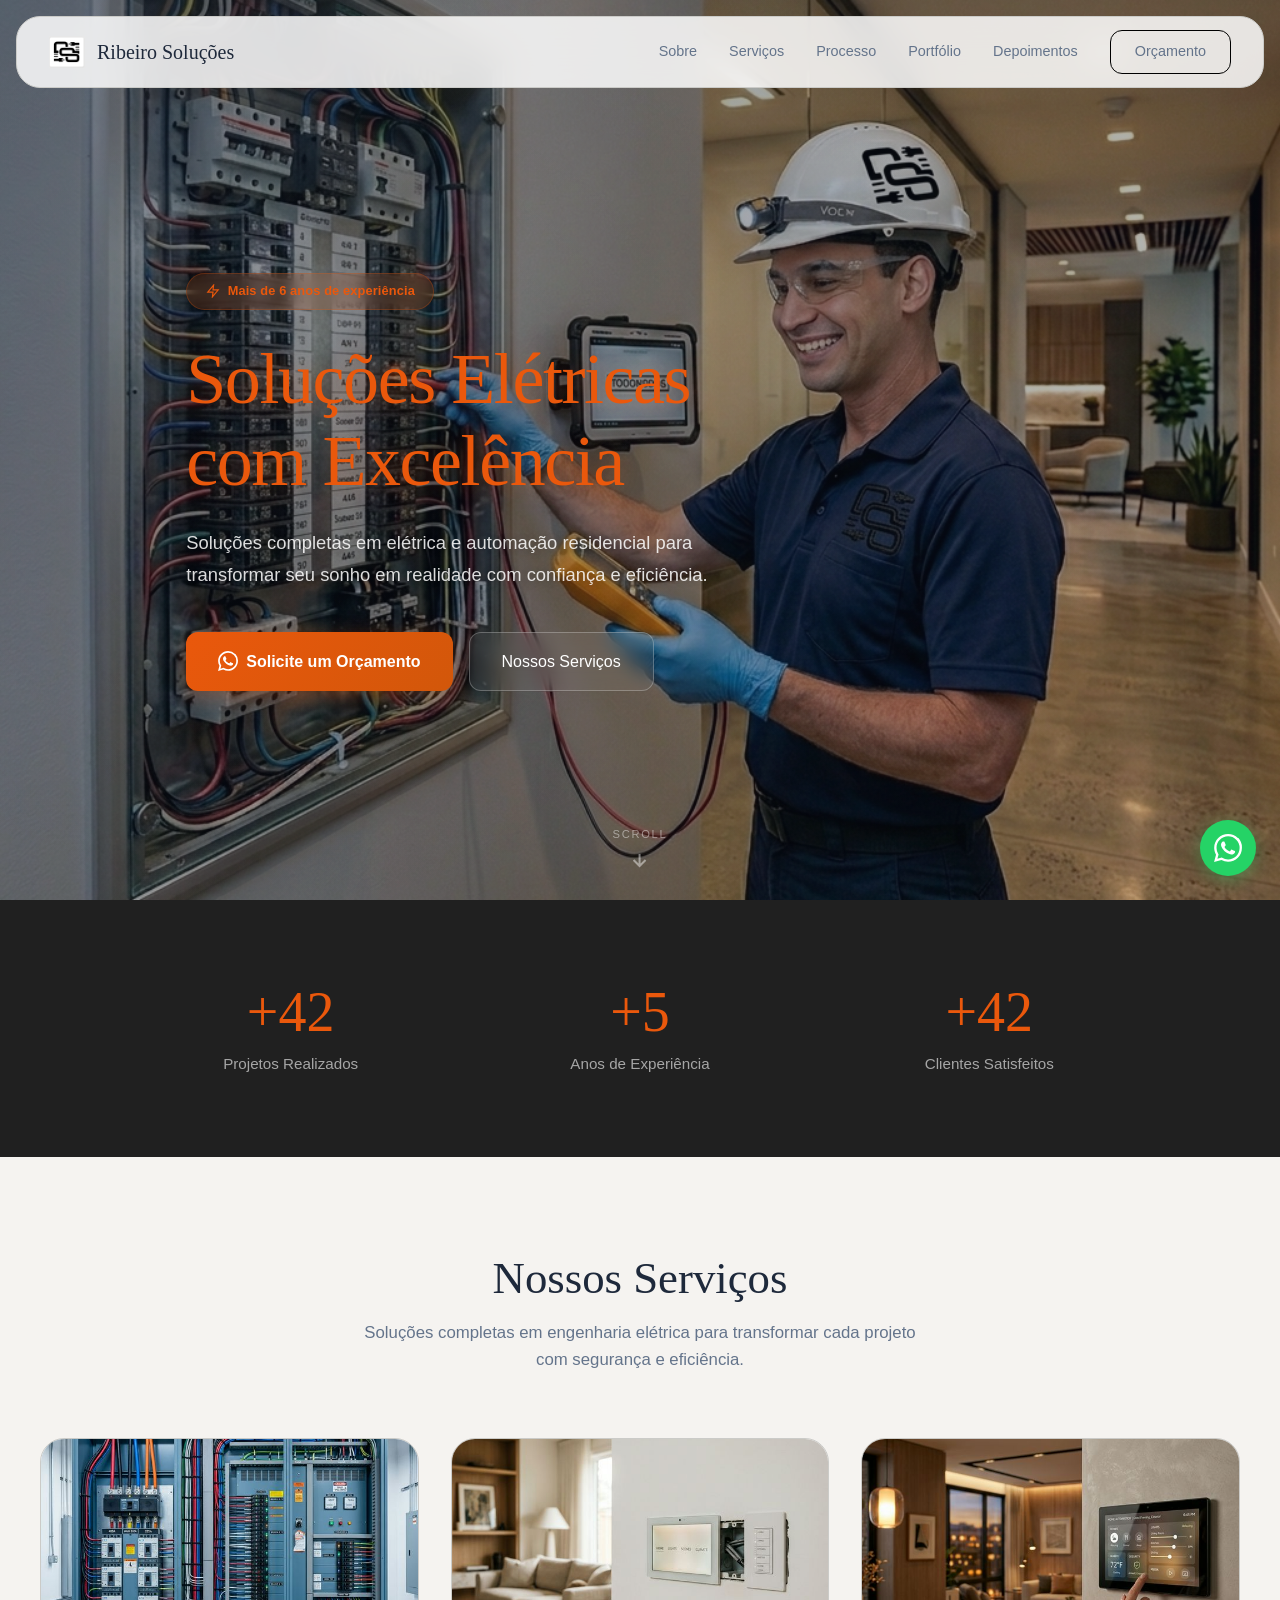
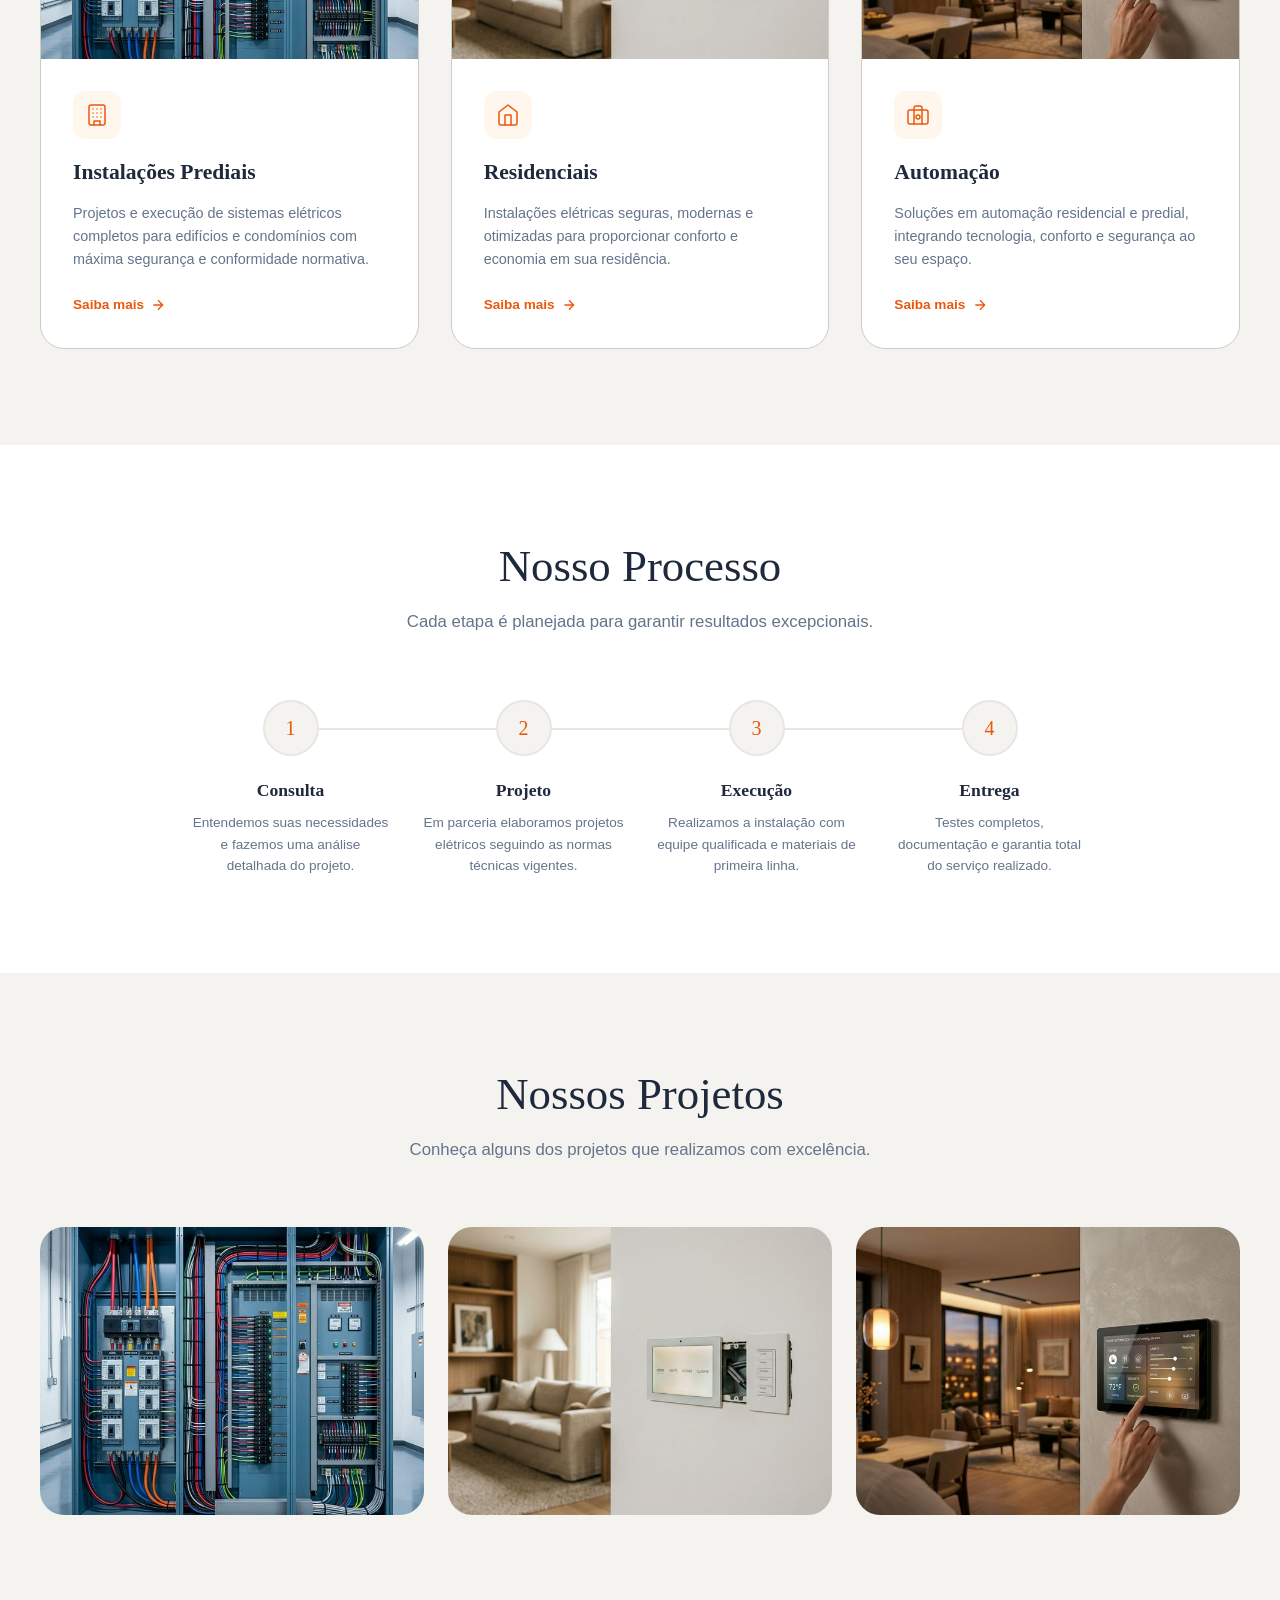
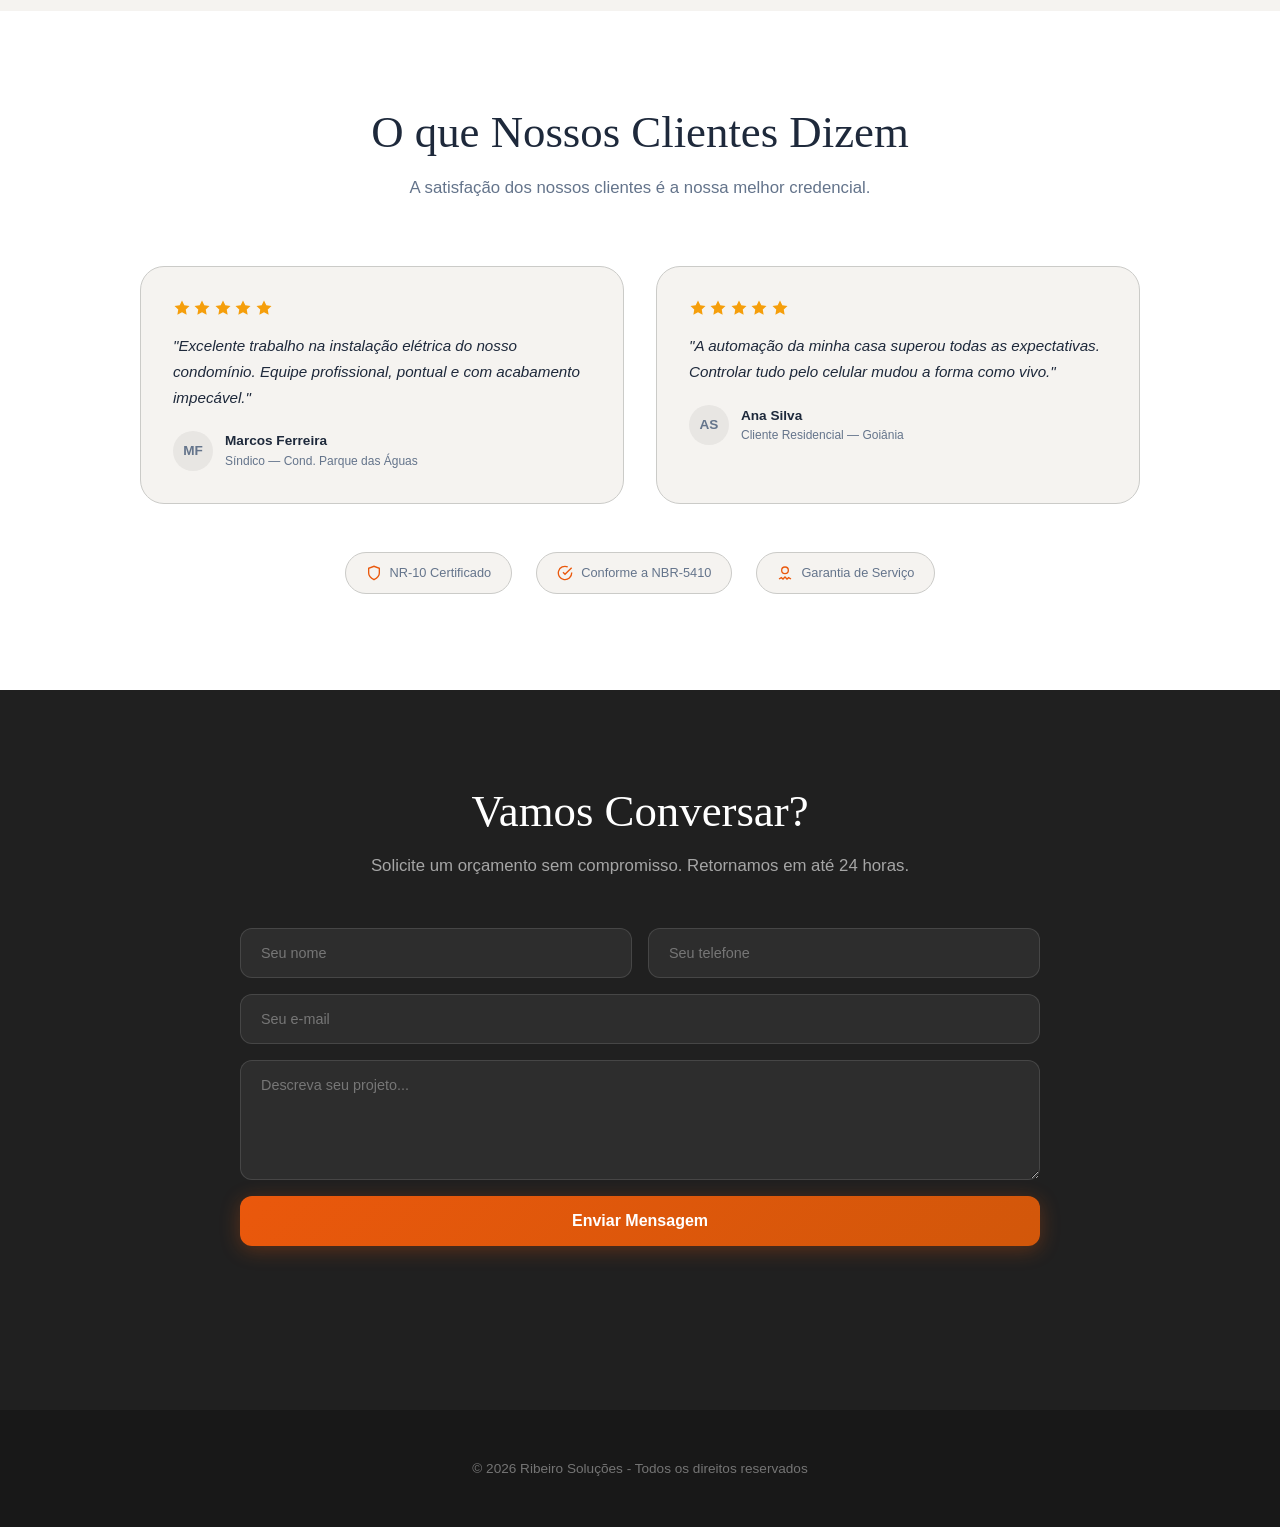
<file: index.html>
<!DOCTYPE html>
<html lang="pt-BR">

<head>
  <meta charset="utf-8">
  <meta name="viewport" content="width=device-width, initial-scale=1">
  <meta http-equiv="Content-Security-Policy"
    content="default-src 'self'; base-uri 'self'; object-src 'none'; frame-ancestors 'none'; img-src 'self' data: https:; script-src 'self' 'unsafe-inline' https://www.googletagmanager.com; style-src 'self' 'unsafe-inline' https://fonts.googleapis.com; font-src 'self' https://fonts.gstatic.com; connect-src 'self' https://places.googleapis.com https://api.emailjs.com https://www.google-analytics.com https://region1.google-analytics.com https://stats.g.doubleclick.net; frame-src https://www.google.com https://www.googletagmanager.com;">
  <meta name="referrer" content="strict-origin-when-cross-origin">
  <title>Ribeiro Soluções — Serviços Elétricos com Excelência</title>
  <meta name="description"
    content="Ribeiro Soluções: especialistas em instalações elétricas prediais, residenciais e automação. Atendimento rápido, seguro e com qualidade garantida.">
  <!-- Google tag (gtag.js) -->
  <script async src="https://www.googletagmanager.com/gtag/js?id=AW-17990658868"></script>
  <script>
    window.dataLayer = window.dataLayer || [];
    function gtag(){dataLayer.push(arguments);}
    gtag('js', new Date());
    gtag('config', 'AW-17990658868');
  </script>
  <link rel="stylesheet" href="style.css">
  <link rel="icon" href="img/logo.PNG" type="image/png">
  <script src="vendor/emailjs.min.js"></script>
</head>

<body>

  <!-- ===== HEADER (Floating) ===== -->
  <header class="site-header" id="siteHeader">
    <div class="header-logo">
      <img src="img/logo.PNG" alt="Ribeiro Soluções" width="36" height="36">
      <span>Ribeiro Soluções</span>
    </div>
    <nav class="header-nav" id="headerNav">
      <a href="#sobre">Sobre</a>
      <a href="#servicos">Serviços</a>
      <a href="#processo">Processo</a>
      <a href="#portfolio">Portfólio</a>
      <a href="#depoimentos">Depoimentos</a>
      <a href="#contato" class="header-cta">Orçamento</a>
    </nav>
    <button class="mobile-toggle" id="mobileToggle" type="button" aria-label="Abrir menu" aria-controls="headerNav" aria-expanded="false">
      <svg width="24" height="24" fill="none" stroke="currentColor" stroke-width="2" stroke-linecap="round">
        <line x1="3" y1="6" x2="21" y2="6" />
        <line x1="3" y1="12" x2="21" y2="12" />
        <line x1="3" y1="18" x2="21" y2="18" />
      </svg>
    </button>
  </header>

  <!-- ===== HERO CINEMATOGRÁFICO ===== -->
  <section class="hero" id="sobre">
    <div class="hero-bg">
      <img src="img/hero.png" alt="Projeto elétrico profissional" loading="eager">
    </div>
    <div class="hero-content fade-up">
      <div class="hero-badge">
        <svg width="14" height="14" viewBox="0 0 24 24" fill="none" stroke="currentColor" stroke-width="2">
          <path d="M13 2L3 14h9l-1 8 10-12h-9l1-8z" />
        </svg>
        Mais de 6 anos de experiência
      </div>
      <h1><span>Soluções Elétricas com Excelência</span></h1>
      <p>Soluções completas em elétrica e automação residencial para transformar seu sonho em realidade com confiança e
        eficiência.</p>
      <div class="hero-buttons">
        <a href="https://wa.me/5562982018377?text=Ol%C3%A1%2C%20gostaria%20de%20um%20or%C3%A7amento." target="_blank"
          rel="noopener noreferrer" class="btn-primary">
          <svg width="20" height="20" fill="currentColor" viewBox="0 0 24 24">
            <path
              d="M17.472 14.382c-.297-.149-1.758-.867-2.03-.967-.273-.099-.471-.148-.67.15-.197.297-.767.966-.94 1.164-.173.199-.347.223-.644.075-.297-.15-1.255-.463-2.39-1.475-.883-.788-1.48-1.761-1.653-2.059-.173-.297-.018-.458.13-.606.134-.133.298-.347.446-.52.149-.174.198-.298.298-.497.099-.198.05-.371-.025-.52-.075-.149-.669-1.612-.916-2.207-.242-.579-.487-.5-.669-.51-.173-.008-.371-.01-.57-.01-.198 0-.52.074-.792.372-.272.297-1.04 1.016-1.04 2.479 0 1.462 1.065 2.875 1.213 3.074.149.198 2.096 3.2 5.077 4.487.709.306 1.262.489 1.694.625.712.227 1.36.195 1.871.118.571-.085 1.758-.719 2.006-1.413.248-.694.248-1.289.173-1.413-.074-.124-.272-.198-.57-.347m-5.421 7.403h-.004a9.87 9.87 0 01-5.031-1.378l-.361-.214-3.741.982.998-3.648-.235-.374a9.86 9.86 0 01-1.51-5.26c.001-5.45 4.436-9.884 9.888-9.884 2.64 0 5.122 1.03 6.988 2.898a9.825 9.825 0 012.893 6.994c-.003 5.45-4.437 9.884-9.885 9.884m8.413-18.297A11.815 11.815 0 0012.05 0C5.495 0 .16 5.335.157 11.892c0 2.096.547 4.142 1.588 5.945L.057 24l6.305-1.654a11.882 11.882 0 005.683 1.448h.005c6.554 0 11.890-5.335 11.893-11.893A11.821 11.821 0 0020.893 3.488" />
          </svg>
          Solicite um Orçamento
        </a>
        <a href="#servicos" class="btn-ghost">Nossos Serviços</a>
      </div>
    </div>
    <div class="scroll-indicator">
      <span>SCROLL</span>
      <svg width="16" height="16" fill="none" stroke="currentColor" stroke-width="2">
        <path d="M8 2v12M2 8l6 6 6-6" />
      </svg>
    </div>
  </section>

  <!-- ===== NÚMEROS DE CONFIANÇA ===== -->
  <section class="stats">
    <div class="stats-grid">
      <div class="stat-item fade-up">
        <h3 class="counter" data-target="50">0</h3>
        <p>Projetos Realizados</p>
      </div>
      <div class="stat-item fade-up">
        <h3 class="counter" data-target="6">0</h3>
        <p>Anos de Experiência</p>
      </div>
      <div class="stat-item fade-up">
        <h3 class="counter" data-target="50">0</h3>
        <p>Clientes Satisfeitos</p>
      </div>
    </div>
  </section>

  <!-- ===== SERVIÇOS ===== -->
  <section class="services" id="servicos">
    <div class="section-header fade-up">
      <h2>Nossos Serviços</h2>
      <p>Soluções completas em engenharia elétrica para transformar cada projeto com segurança e eficiência.</p>
    </div>
    <div class="services-grid">
      <!-- Card 1: Predial -->
      <div class="service-card fade-up">
        <div class="service-card-img"><img src="img/predial.png" alt="Instalações Prediais" loading="lazy"></div>
        <div class="service-card-body">
          <div class="service-card-icon">
            <svg width="24" height="24" viewBox="0 0 24 24" fill="none" stroke="currentColor" stroke-width="1.5"
              stroke-linecap="round" stroke-linejoin="round">
              <rect x="4" y="2" width="16" height="20" rx="2" />
              <path d="M9 22v-4h6v4" />
              <path d="M8 6h.01M16 6h.01M12 6h.01M8 10h.01M16 10h.01M12 10h.01M8 14h.01M16 14h.01M12 14h.01" />
            </svg>
          </div>
          <h4>Instalações Prediais</h4>
          <p>Projetos e execução de sistemas elétricos completos para edifícios e condomínios com máxima segurança e
            conformidade normativa.</p>
          <a href="instalacoes_prediais.html" class="service-card-link">Saiba mais <svg width="16" height="16"
              viewBox="0 0 24 24" fill="none" stroke="currentColor" stroke-width="2">
              <path d="M5 12h14M12 5l7 7-7 7" />
            </svg></a>
        </div>
      </div>
      <!-- Card 2: Residencial -->
      <div class="service-card fade-up">
        <div class="service-card-img"><img src="img/residencial.png" alt="Residenciais" loading="lazy"></div>
        <div class="service-card-body">
          <div class="service-card-icon">
            <svg width="24" height="24" viewBox="0 0 24 24" fill="none" stroke="currentColor" stroke-width="1.5"
              stroke-linecap="round" stroke-linejoin="round">
              <path d="M3 9l9-7 9 7v11a2 2 0 01-2 2H5a2 2 0 01-2-2z" />
              <polyline points="9 22 9 12 15 12 15 22" />
            </svg>
          </div>
          <h4>Residenciais</h4>
          <p>Instalações elétricas seguras, modernas e otimizadas para proporcionar conforto e economia em sua
            residência.</p>
          <a href="residenciais.html" class="service-card-link">Saiba mais <svg width="16" height="16"
              viewBox="0 0 24 24" fill="none" stroke="currentColor" stroke-width="2">
              <path d="M5 12h14M12 5l7 7-7 7" />
            </svg></a>
        </div>
      </div>
      <!-- Card 3: Automação -->
      <div class="service-card fade-up">
        <div class="service-card-img"><img src="img/automacao.png" alt="Automação" loading="lazy"></div>
        <div class="service-card-body">
          <div class="service-card-icon">
            <svg width="24" height="24" viewBox="0 0 24 24" fill="none" stroke="currentColor" stroke-width="1.5"
              stroke-linecap="round" stroke-linejoin="round">
              <rect x="2" y="7" width="20" height="14" rx="2" />
              <path d="M16 21V5a2 2 0 00-2-2h-4a2 2 0 00-2 2v16" />
              <circle cx="12" cy="14" r="2" />
            </svg>
          </div>
          <h4>Automação</h4>
          <p>Soluções em automação residencial e predial, integrando tecnologia, conforto e segurança ao seu espaço.</p>
          <a href="automacao.html" class="service-card-link">Saiba mais <svg width="16" height="16" viewBox="0 0 24 24"
              fill="none" stroke="currentColor" stroke-width="2">
              <path d="M5 12h14M12 5l7 7-7 7" />
            </svg></a>
        </div>
      </div>
    </div>
  </section>

  <!-- ===== PROCESSO DE TRABALHO ===== -->
  <section class="process" id="processo">
    <div class="section-header fade-up">
      <h2>Nosso Processo</h2>
      <p>Cada etapa é planejada para garantir resultados excepcionais.</p>
    </div>
    <div class="process-steps">
      <div class="process-step fade-up">
        <div class="step-number">1</div>
        <h4>Consulta</h4>
        <p>Entendemos suas necessidades e fazemos uma análise detalhada do projeto.</p>
      </div>
      <div class="process-step fade-up">
        <div class="step-number">2</div>
        <h4>Projeto</h4>
        <p>Em parceria elaboramos projetos elétricos seguindo as normas técnicas vigentes.</p>
      </div>
      <div class="process-step fade-up">
        <div class="step-number">3</div>
        <h4>Execução</h4>
        <p>Realizamos a instalação com equipe qualificada e materiais de primeira linha.</p>
      </div>
      <div class="process-step fade-up">
        <div class="step-number">4</div>
        <h4>Entrega</h4>
        <p>Testes completos, documentação e garantia total do serviço realizado.</p>
      </div>
    </div>
  </section>

  <!-- ===== PORTFÓLIO ===== -->
  <section class="portfolio" id="portfolio">
    <div class="section-header fade-up">
      <h2>Nossos Projetos</h2>
      <p>Conheça alguns dos projetos que realizamos com excelência.</p>
    </div>
    <div class="portfolio-grid">
      <div class="portfolio-item fade-up">
        <img src="img/predial.png" alt="Projeto predial" loading="lazy">
        <div class="portfolio-overlay">
          <h4>Edifício Comercial</h4>
          <p>Instalação elétrica completa</p>
        </div>
      </div>
      <div class="portfolio-item fade-up">
        <img src="img/residencial.png" alt="Projeto residencial" loading="lazy">
        <div class="portfolio-overlay">
          <h4>Residência Premium</h4>
          <p>Automação e iluminação</p>
        </div>
      </div>
      <div class="portfolio-item fade-up">
        <img src="img/automacao.png" alt="Projeto automação" loading="lazy">
        <div class="portfolio-overlay">
          <h4>Smart Home</h4>
          <p>Automação residencial integrada</p>
        </div>
      </div>
    </div>
  </section>

  <!-- ===== DEPOIMENTOS + CERTIFICAÇÕES ===== -->
  <section class="testimonials" id="depoimentos">
    <div class="section-header fade-up">
      <h2>O que Nossos Clientes Dizem</h2>
      <p>A satisfação dos nossos clientes é a nossa melhor credencial.</p>
    </div>
    <div class="testimonials-grid" id="testimonialsGrid" data-source="static">
      <div class="testimonial-card fade-up">
        <div class="testimonial-stars">
          <svg width="18" height="18" fill="currentColor" viewBox="0 0 24 24"><path d="M12 2l3.09 6.26L22 9.27l-5 4.87 1.18 6.88L12 17.77l-6.18 3.25L7 14.14 2 9.27l6.91-1.01L12 2z" /></svg>
          <svg width="18" height="18" fill="currentColor" viewBox="0 0 24 24"><path d="M12 2l3.09 6.26L22 9.27l-5 4.87 1.18 6.88L12 17.77l-6.18 3.25L7 14.14 2 9.27l6.91-1.01L12 2z" /></svg>
          <svg width="18" height="18" fill="currentColor" viewBox="0 0 24 24"><path d="M12 2l3.09 6.26L22 9.27l-5 4.87 1.18 6.88L12 17.77l-6.18 3.25L7 14.14 2 9.27l6.91-1.01L12 2z" /></svg>
          <svg width="18" height="18" fill="currentColor" viewBox="0 0 24 24"><path d="M12 2l3.09 6.26L22 9.27l-5 4.87 1.18 6.88L12 17.77l-6.18 3.25L7 14.14 2 9.27l6.91-1.01L12 2z" /></svg>
          <svg width="18" height="18" fill="currentColor" viewBox="0 0 24 24"><path d="M12 2l3.09 6.26L22 9.27l-5 4.87 1.18 6.88L12 17.77l-6.18 3.25L7 14.14 2 9.27l6.91-1.01L12 2z" /></svg>
        </div>
        <blockquote>"Excelente trabalho na instalação elétrica do nosso condomínio. Equipe profissional, pontual e com
          acabamento impecável."</blockquote>
        <div class="testimonial-author">
          <div class="testimonial-avatar">MF</div>
          <div>
            <div class="testimonial-name">Marcos Ferreira</div>
            <div class="testimonial-role">Síndico — Cond. Parque das Águas</div>
          </div>
        </div>
      </div>
      <div class="testimonial-card fade-up">
        <div class="testimonial-stars">
          <svg width="18" height="18" fill="currentColor" viewBox="0 0 24 24"><path d="M12 2l3.09 6.26L22 9.27l-5 4.87 1.18 6.88L12 17.77l-6.18 3.25L7 14.14 2 9.27l6.91-1.01L12 2z" /></svg>
          <svg width="18" height="18" fill="currentColor" viewBox="0 0 24 24"><path d="M12 2l3.09 6.26L22 9.27l-5 4.87 1.18 6.88L12 17.77l-6.18 3.25L7 14.14 2 9.27l6.91-1.01L12 2z" /></svg>
          <svg width="18" height="18" fill="currentColor" viewBox="0 0 24 24"><path d="M12 2l3.09 6.26L22 9.27l-5 4.87 1.18 6.88L12 17.77l-6.18 3.25L7 14.14 2 9.27l6.91-1.01L12 2z" /></svg>
          <svg width="18" height="18" fill="currentColor" viewBox="0 0 24 24"><path d="M12 2l3.09 6.26L22 9.27l-5 4.87 1.18 6.88L12 17.77l-6.18 3.25L7 14.14 2 9.27l6.91-1.01L12 2z" /></svg>
          <svg width="18" height="18" fill="currentColor" viewBox="0 0 24 24"><path d="M12 2l3.09 6.26L22 9.27l-5 4.87 1.18 6.88L12 17.77l-6.18 3.25L7 14.14 2 9.27l6.91-1.01L12 2z" /></svg>
        </div>
        <blockquote>"A automação da minha casa superou todas as expectativas. Controlar tudo pelo celular mudou a forma
          como vivo."</blockquote>
        <div class="testimonial-author">
          <div class="testimonial-avatar">AS</div>
          <div>
            <div class="testimonial-name">Ana Silva</div>
            <div class="testimonial-role">Cliente Residencial — Goiânia</div>
          </div>
        </div>
      </div>
    </div>
    <!-- Badges de Certificação -->
    <div class="badges fade-up">
      <div class="badge">
        <svg width="16" height="16" viewBox="0 0 24 24" fill="none" stroke="currentColor" stroke-width="2">
          <path d="M12 22s8-4 8-10V5l-8-3-8 3v7c0 6 8 10 8 10z" />
        </svg>
        NR-10 Certificado
      </div>
      <div class="badge">
        <svg width="16" height="16" viewBox="0 0 24 24" fill="none" stroke="currentColor" stroke-width="2">
          <path d="M22 11.08V12a10 10 0 11-5.93-9.14" />
          <polyline points="22 4 12 14.01 9 11.01" />
        </svg>
        Conforme a NBR-5410
      </div>
      <div class="badge">
        <svg width="16" height="16" viewBox="0 0 24 24" fill="none" stroke="currentColor" stroke-width="2">
          <circle cx="12" cy="8" r="5" />
          <path d="M3 21l3.5-2L9 21l3-3 3 3 2.5-2L21 21" />
        </svg>
        Garantia de Serviço
      </div>
    </div>
  </section>

  <!-- ===== CONTATO / CTA FINAL ===== -->
  <section class="contact" id="contato">
    <div class="contact-inner">
      <h2 class="fade-up">Vamos Conversar?</h2>
      <p class="fade-up" style="color:rgba(255,255,255,0.6);margin-bottom:3rem;font-size:1.05rem;">Solicite um orçamento
        sem compromisso. Retornamos em até 24 horas.</p>
      <form class="contact-form fade-up" id="contact-form">
        <input id="contact-nome" type="text" name="nome" placeholder="Seu nome" autocomplete="name" aria-label="Seu nome" required>
        <input id="contact-telefone" type="tel" name="telefone" placeholder="Seu telefone" autocomplete="tel" inputmode="tel" aria-label="Seu telefone" required>
        <input id="contact-email" type="email" name="email" placeholder="Seu e-mail" autocomplete="email" inputmode="email" aria-label="Seu e-mail" style="grid-column:1/-1">
        <textarea id="contact-projeto" name="projeto" placeholder="Descreva seu projeto..." aria-label="Descreva seu projeto" required></textarea>
        <button type="submit" class="btn-primary">Enviar Mensagem</button>
        <p id="contact-form-status" class="form-status" aria-live="polite"></p>
      </form>
    </div>
  </section>

  <!-- ===== FOOTER ===== -->
  <footer class="site-footer">
    <p>&copy; 2026 Ribeiro Soluções — Todos os direitos reservados</p>
  </footer>

  <!-- ===== WHATSAPP FLOAT ===== -->
  <a href="https://wa.me/5562982018377?text=Ol%C3%A1%2C%20gostaria%20de%20um%20or%C3%A7amento." target="_blank"
    rel="noopener noreferrer" class="whatsapp-float" title="Fale conosco no WhatsApp" aria-label="WhatsApp">
    <svg width="28" height="28" fill="currentColor" viewBox="0 0 24 24">
      <path
        d="M17.472 14.382c-.297-.149-1.758-.867-2.03-.967-.273-.099-.471-.148-.67.15-.197.297-.767.966-.94 1.164-.173.199-.347.223-.644.075-.297-.15-1.255-.463-2.39-1.475-.883-.788-1.48-1.761-1.653-2.059-.173-.297-.018-.458.13-.606.134-.133.298-.347.446-.52.149-.174.198-.298.298-.497.099-.198.05-.371-.025-.52-.075-.149-.669-1.612-.916-2.207-.242-.579-.487-.5-.669-.51-.173-.008-.371-.01-.57-.01-.198 0-.52.074-.792.372-.272.297-1.04 1.016-1.04 2.479 0 1.462 1.065 2.875 1.213 3.074.149.198 2.096 3.2 5.077 4.487.709.306 1.262.489 1.694.625.712.227 1.36.195 1.871.118.571-.085 1.758-.719 2.006-1.413.248-.694.248-1.289.173-1.413-.074-.124-.272-.198-.57-.347m-5.421 7.403h-.004a9.87 9.87 0 01-5.031-1.378l-.361-.214-3.741.982.998-3.648-.235-.374a9.86 9.86 0 01-1.51-5.26c.001-5.45 4.436-9.884 9.888-9.884 2.64 0 5.122 1.03 6.988 2.898a9.825 9.825 0 012.893 6.994c-.003 5.45-4.437 9.884-9.885 9.884m8.413-18.297A11.815 11.815 0 0012.05 0C5.495 0 .16 5.335.157 11.892c0 2.096.547 4.142 1.588 5.945L.057 24l6.305-1.654a11.882 11.882 0 005.683 1.448h.005c6.554 0 11.890-5.335 11.893-11.893A11.821 11.821 0 0020.893 3.488" />
    </svg>
  </a>

  <!-- ===== JAVASCRIPT ===== -->
  <script>
    // EmailJS
    const EMAILJS_PUBLIC_KEY  = '60OLQk3I_ZU4NZiS8';
    const EMAILJS_SERVICE_ID  = 'service_landingpage_ribe';
    const EMAILJS_TEMPLATE_ID = 'template_bt34dnv';

    // Google reviews (optional)
    // Use a browser-restricted Google Maps key and your Google Place ID.
    const GOOGLE_REVIEWS_CONFIG = {
      apiKey: 'AIzaSyD_4F2TyECIrT_rvKaKkgn5MDNfaEgmvrk',
      placeId: '',
      maxReviews: 4,
      language: 'pt-BR'
    };

    const contactForm = document.getElementById('contact-form');
    const contactFormStatus = document.getElementById('contact-form-status');
    const siteFooterText = document.querySelector('.site-footer p');
    const headerNav = document.getElementById('headerNav');
    const mobileToggle = document.getElementById('mobileToggle');
    const testimonialsGrid = document.getElementById('testimonialsGrid');
    const SAFE_EXTERNAL_PROTOCOLS = new Set(['https:', 'http:']);
    const SVG_NS = 'http://www.w3.org/2000/svg';

    let emailJsReady = false;

    function setContactFormStatus(message, isError = false) {
      if (!contactFormStatus) return;
      contactFormStatus.textContent = message;
      contactFormStatus.classList.toggle('is-error', Boolean(message) && isError);
      contactFormStatus.classList.toggle('is-success', Boolean(message) && !isError);
    }

    function clearElement(element) {
      if (!element) return;
      while (element.firstChild) {
        element.removeChild(element.firstChild);
      }
    }

    function sanitizeExternalUrl(value) {
      try {
        const url = new URL(String(value ?? ''), window.location.origin);
        if (!SAFE_EXTERNAL_PROTOCOLS.has(url.protocol)) return '';
        return url.toString();
      } catch (error) {
        return '';
      }
    }

    function getInitials(name) {
      const parts = String(name || 'Cliente')
        .trim()
        .split(/\s+/)
        .filter(Boolean)
        .slice(0, 2);

      return parts.map(part => part[0]?.toUpperCase() || '').join('') || 'CL';
    }

    function createSvgElement(tagName, attributes = {}) {
      const element = document.createElementNS(SVG_NS, tagName);
      Object.entries(attributes).forEach(([name, value]) => {
        element.setAttribute(name, String(value));
      });
      return element;
    }

    function appendStarIcons(container, rating) {
      const roundedRating = Math.max(0, Math.min(5, Math.round(Number(rating) || 0)));

      Array.from({ length: 5 }, (_, index) => {
        const star = createSvgElement('svg', {
          width: '18',
          height: '18',
          fill: 'currentColor',
          viewBox: '0 0 24 24'
        });
        if (index >= roundedRating) {
          star.style.opacity = '0.25';
        }
        star.appendChild(createSvgElement('path', {
          d: 'M12 2l3.09 6.26L22 9.27l-5 4.87 1.18 6.88L12 17.77l-6.18 3.25L7 14.14 2 9.27l6.91-1.01L12 2z'
        }));
        container.appendChild(star);
        return star;
      });
    }

    function createGoogleReviewCard(review) {
      const authorName = String(review.authorAttribution?.displayName || 'Cliente').trim().slice(0, 80) || 'Cliente';
      const authorUrl = sanitizeExternalUrl(review.authorAttribution?.uri || '');
      const reviewText = String(review.text?.text || review.originalText?.text || '').trim().slice(0, 1500);
      const reviewMeta = String(
        review.relativePublishTimeDescription
          ? `Avaliacao no Google - ${review.relativePublishTimeDescription}`
          : 'Avaliacao no Google'
      ).slice(0, 140);

      const card = document.createElement('div');
      card.className = 'testimonial-card fade-up';

      const stars = document.createElement('div');
      stars.className = 'testimonial-stars';
      appendStarIcons(stars, review.rating);
      card.appendChild(stars);

      const quote = document.createElement('blockquote');
      quote.textContent = `"${reviewText}"`;
      card.appendChild(quote);

      const author = document.createElement('div');
      author.className = 'testimonial-author';

      const avatar = document.createElement('div');
      avatar.className = 'testimonial-avatar';
      avatar.textContent = getInitials(authorName);
      author.appendChild(avatar);

      const authorBody = document.createElement('div');
      const authorNameElement = document.createElement('div');
      authorNameElement.className = 'testimonial-name';

      if (authorUrl) {
        const link = document.createElement('a');
        link.className = 'testimonial-link';
        link.href = authorUrl;
        link.target = '_blank';
        link.rel = 'noopener noreferrer';
        link.textContent = authorName;
        authorNameElement.appendChild(link);
      } else {
        authorNameElement.textContent = authorName;
      }

      const authorRole = document.createElement('div');
      authorRole.className = 'testimonial-role';
      authorRole.textContent = reviewMeta;

      authorBody.appendChild(authorNameElement);
      authorBody.appendChild(authorRole);
      author.appendChild(authorBody);
      card.appendChild(author);

      return card;
    }

    function renderGoogleReviews(reviews) {
      if (!testimonialsGrid || !Array.isArray(reviews) || reviews.length === 0) return;
      clearElement(testimonialsGrid);
      reviews.forEach(review => {
        testimonialsGrid.appendChild(createGoogleReviewCard(review));
      });

      testimonialsGrid.dataset.source = 'google';

      document.querySelectorAll('#testimonialsGrid .fade-up').forEach(el => {
        el.classList.add('visible');
      });
    }

    async function loadGoogleReviews() {
      const { apiKey, placeId, maxReviews, language } = GOOGLE_REVIEWS_CONFIG;
      if (!testimonialsGrid || !apiKey || !placeId) return;

      try {
        const response = await fetch(
          `https://places.googleapis.com/v1/places/${encodeURIComponent(placeId)}?languageCode=${encodeURIComponent(language)}`,
          {
            headers: {
              'X-Goog-Api-Key': apiKey,
              'X-Goog-FieldMask': 'reviews'
            }
          }
        );

        if (!response.ok) {
          throw new Error(`Google Places request failed with status ${response.status}`);
        }

        const data = await response.json();
        const reviews = Array.isArray(data.reviews)
          ? data.reviews.filter(review => {
              const text = review?.text?.text || review?.originalText?.text || '';
              return Boolean(String(text).trim());
            }).slice()
          : [];

        reviews.sort((a, b) => {
          const bTime = Date.parse(b.publishTime || 0);
          const aTime = Date.parse(a.publishTime || 0);
          return bTime - aTime;
        });

        renderGoogleReviews(reviews.slice(0, maxReviews));
      } catch (error) {
        console.error('Google reviews unavailable:', error);
      }
    }

    if (siteFooterText) {
      siteFooterText.textContent = `\u00a9 ${new Date().getFullYear()} Ribeiro Solu\u00e7\u00f5es - Todos os direitos reservados`;
    }

    if (window.emailjs && typeof window.emailjs.init === 'function') {
      try {
        emailjs.init({
          publicKey: EMAILJS_PUBLIC_KEY,
          blockHeadless: true,
          limitRate: {
            id: 'contact-form',
            throttle: 10000
          }
        });
        emailJsReady = true;
      } catch (error) {
        console.error('EmailJS init failed:', error);
      }
    } else {
      console.error('EmailJS SDK unavailable.');
    }

    if (contactForm) {
      contactForm.addEventListener('submit', async function(e) {
        e.preventDefault();

        const btn = this.querySelector('button[type="submit"]');
        if (!btn) return;

        if (!emailJsReady) {
          setContactFormStatus('Formulario indisponivel no momento. Fale conosco pelo WhatsApp.', true);
          return;
        }

        btn.textContent = 'Enviando...';
        btn.disabled = true;
        setContactFormStatus('');

        try {
          await emailjs.sendForm(EMAILJS_SERVICE_ID, EMAILJS_TEMPLATE_ID, this);
          btn.textContent = 'Mensagem Enviada!';
          this.reset();
          setContactFormStatus('Mensagem enviada com sucesso.');

          setTimeout(() => {
            btn.textContent = 'Enviar Mensagem';
            btn.disabled = false;
            setContactFormStatus('');
          }, 4000);
        } catch (error) {
          console.error('EmailJS send failed:', error);
          btn.textContent = 'Erro, tente novamente';
          btn.disabled = false;
          setContactFormStatus('Nao foi possivel enviar agora. Tente novamente ou use o WhatsApp.', true);
        }
      });
    }

    void loadGoogleReviews();

    // Header scroll effect
    const header = document.getElementById('siteHeader');
    window.addEventListener('scroll', () => {
      header.classList.toggle('scrolled', window.scrollY > 50);
    });

    // Mobile menu toggle
    function syncMobileMenuState(isOpen) {
      headerNav.classList.toggle('open', isOpen);
      mobileToggle.setAttribute('aria-expanded', String(isOpen));
    }

    syncMobileMenuState(false);

    mobileToggle.addEventListener('click', () => {
      syncMobileMenuState(!headerNav.classList.contains('open'));
    });

    document.addEventListener('keydown', (event) => {
      if (event.key === 'Escape' && headerNav.classList.contains('open')) {
        syncMobileMenuState(false);
      }
    });

    // Scroll reveal (Intersection Observer)
    const revealEls = document.querySelectorAll('.fade-up');
    const revealObserver = new IntersectionObserver((entries) => {
      entries.forEach((entry, i) => {
        if (entry.isIntersecting) {
          setTimeout(() => entry.target.classList.add('visible'), i * 100);
          revealObserver.unobserve(entry.target);
        }
      });
    }, { threshold: 0.15 });
    revealEls.forEach(el => revealObserver.observe(el));

    // Counter animation
    const counters = document.querySelectorAll('.counter');
    const counterObserver = new IntersectionObserver((entries) => {
      entries.forEach(entry => {
        if (entry.isIntersecting) {
          const el = entry.target;
          const target = +el.dataset.target;
          const duration = 2000;
          const start = performance.now();
          const animate = (now) => {
            const progress = Math.min((now - start) / duration, 1);
            const eased = 1 - Math.pow(1 - progress, 3);
            el.textContent = '+' + Math.floor(eased * target);
            if (progress < 1) requestAnimationFrame(animate);
          };
          requestAnimationFrame(animate);
          counterObserver.unobserve(el);
        }
      });
    }, { threshold: 0.5 });
    counters.forEach(el => counterObserver.observe(el));

    // Close mobile nav on link click
    document.querySelectorAll('.header-nav a').forEach(a => {
      a.addEventListener('click', () => syncMobileMenuState(false));
    });

    // ═══════════════════════════════════════════════
    // Hero interactive focus: centralizes content and applies blur.
    // ═══════════════════════════════════════════════
    (() => {
      const hero = document.querySelector('.hero');
      if (!hero) return;

      let focusTimeout = null;
      let isFocused = false;

      // Activates the focused state while the user interacts with the hero.
      function activateFocus() {
        clearTimeout(focusTimeout);
        if (!isFocused) {
          hero.classList.add('hero-focused');
          isFocused = true;
        }
      }

      // Clears the focused state after 15s without interaction.
      function scheduleDeFocus() {
        clearTimeout(focusTimeout);
        focusTimeout = setTimeout(() => {
          hero.classList.remove('hero-focused');
          isFocused = false;
        }, 15000);
      }

      // Mouse move dentro do hero → ativa
      hero.addEventListener('mousemove', () => {
        activateFocus();
        scheduleDeFocus();
      });

      // Mouse sai do hero → desativa após delay
      hero.addEventListener('mouseleave', () => {
        scheduleDeFocus();
      });

      // Scroll inside the hero viewport also activates the focus effect.
      window.addEventListener('scroll', () => {
        const heroRect = hero.getBoundingClientRect();
        const heroVisible = heroRect.top < window.innerHeight && heroRect.bottom > 0;

        if (heroVisible && window.scrollY > 30) {
          activateFocus();
          scheduleDeFocus();
        }

        // Se scrollou para fora do hero, remove
        if (!heroVisible && isFocused) {
          hero.classList.remove('hero-focused');
          isFocused = false;
        }

      }, { passive: true });

      // Wheel (scroll do mouse) dentro do hero → ativa imediatamente
      hero.addEventListener('wheel', () => {
        activateFocus();
        scheduleDeFocus();
      }, { passive: true });

      // Touch: ativa ao tocar no mobile
      hero.addEventListener('touchstart', () => {
        activateFocus();
        scheduleDeFocus();
      }, { passive: true });
    })();
  </script>

</body>

</html>
</file>
<file: style.css>
/* === RIBEIRO SOLUÇÕES — Premium Landing Page === */
@import url('https://fonts.googleapis.com/css2?family=DM+Serif+Display&family=Inter:wght@300;400;500;600;700&display=swap');

:root {
  --primary: #1E293B;
  --secondary: #64748B;
  --accent: #EA580C;
  --accent-hover: #C2410C;
  --background: #F5F3F0;
  --card: #FFFFFF;
  --muted: #E8E6E3;
  --surface-dark: #202020;
  --text-dark: #1E293B;
  --text-muted: #64748B;
  --border: 0.8px solid #cbcbc8;
  --radius: 1.5rem;
  --radius-sm: 0.75rem;
  --transition: all 0.25s cubic-bezier(0, .01, .38, .95);
}

*, *::before, *::after { box-sizing: border-box; margin: 0; padding: 0; }
html { scroll-behavior: smooth; font-size: 16px; }
body {
  font-family: 'Inter', sans-serif;
  background: var(--background);
  color: var(--text-dark);
  line-height: 1.6;
  -webkit-font-smoothing: antialiased;
}
h1, h2, h3 { font-family: 'DM Serif Display', serif; font-weight: 400; line-height: 1.15; }
img { max-width: 100%; display: block; }
a { text-decoration: none; color: inherit; cursor: pointer; }

/* === HEADER (Floating) === */
.site-header {
  position: fixed; top: 1rem; left: 1rem; right: 1rem; z-index: 100;
  background: rgba(255,255,255,0.85);
  backdrop-filter: blur(16px); -webkit-backdrop-filter: blur(16px);
  border-radius: var(--radius); border: var(--border);
  padding: 0.8rem 2rem;
  display: flex; justify-content: space-between; align-items: center;
  transition: var(--transition);
}
.site-header.scrolled { box-shadow: 0 4px 24px rgba(0,0,0,0.08); }
.header-logo { display: flex; align-items: center; gap: 0.75rem; }
.header-logo img { width: 36px; height: 36px; object-fit: contain; }
.header-logo span { font-family: 'DM Serif Display', serif; font-size: 1.25rem; color: var(--primary); }
.header-nav { display: flex; gap: 2rem; align-items: center; }
.header-nav a { font-size: 0.9rem; font-weight: 500; color: var(--secondary); transition: color 0.2s; }
.header-nav a:hover { color: var(--accent); }
.header-cta {
  background: transparent; color: #000; padding: 0.6rem 1.5rem;
  border-radius: var(--radius-sm); font-weight: 700; font-size: 0.85rem;
  transition: var(--transition); border: 1.5px solid #000; cursor: pointer;
}
.header-cta:hover { background: #000; color: #fff; }
.mobile-toggle { display: none; background: none; border: none; cursor: pointer; }

/* === HERO — Efeitos Visuais Premium === */
.hero {
  position: relative;
  min-height: 100vh;
  display: flex;
  align-items: center;
  overflow: hidden;
  padding: 8rem 2rem 4rem;
}

/* ── 1. BACKGROUND com blur dinâmico no hover ── */
.hero-bg {
  position: absolute;
  inset: 0;
  z-index: 0;
}

/* Overlay base: leve e transparente — deixa a imagem respirar */
.hero-bg::before {
  content: '';
  position: absolute;
  inset: 0;
  z-index: 1;
  background: linear-gradient(
    135deg,
    rgba(15, 23, 42, 0.55) 0%,
    rgba(15, 23, 42, 0.35) 35%,
    rgba(15, 23, 42, 0.20) 100%
  );
  transition: background 15s cubic-bezier(0.4, 0, 0.2, 1);
}

/* Quando ativado (mouse/scroll): escurece para dar foco ao texto */
.hero.hero-focused .hero-bg::before {
  background: linear-gradient(
    135deg,
    rgba(15, 23, 42, 0.85) 0%,
    rgba(15, 23, 42, 0.70) 35%,
    rgba(15, 23, 42, 0.55) 100%
  );
}

/* 4. SPOTLIGHT: gradiente radial — começa sutil */
.hero-bg::after {
  content: '';
  position: absolute;
  inset: 0;
  z-index: 2;
  background: radial-gradient(
    ellipse 70% 80% at 25% 50%,
    rgba(0, 0, 0, 0.20) 0%,
    rgba(0, 0, 0, 0.05) 50%,
    transparent 100%
  );
  pointer-events: none;
  transition: all 15s cubic-bezier(0.4, 0, 0.2, 1);
  opacity: 0.4;
}

/* Spotlight se move pro centro quando ativado */
.hero.hero-focused .hero-bg::after {
  background: radial-gradient(
    ellipse 80% 70% at 50% 50%,
    rgba(0, 0, 0, 0.50) 0%,
    rgba(0, 0, 0, 0.20) 50%,
    transparent 100%
  );
  opacity: 0.8;
}

/* Imagem de fundo — nítida no estado normal */
.hero-bg img {
  width: 100%;
  height: 100%;
  object-fit: cover;
  position: absolute;
  inset: 0;
  z-index: 0;
  filter: blur(0px) brightness(0.95);
  transition: filter 15s cubic-bezier(0.4, 0, 0.2, 1);
}

/* BLUR DINÂMICO: ativado via JS quando o usuário interage */
.hero.hero-focused .hero-bg img {
  filter: blur(6px) brightness(0.70);
}

/* ── HERO CONTENT — Transparente por padrão, glass ao interagir ── */
.hero-content {
  position: relative;
  z-index: 3;
  max-width: 720px;
  margin: 0 auto 0 8%;
  color: #fff;
  /* Quase invisível no estado normal — texto flutua sobre a imagem */
  background: transparent;
  backdrop-filter: none;
  -webkit-backdrop-filter: none;
  border: 1px solid transparent;
  border-radius: 1.5rem;
  padding: 3rem 3.5rem;
  /* Transição suave (centralização + glass + zoom) */
  transition: all 15s cubic-bezier(0.4, 0, 0.2, 1);
}

/* ESTADO ATIVADO: card centraliza, ativa glass, leve zoom */
.hero.hero-focused .hero-content {
  margin: 0 auto;
  text-align: center;
  transform: scale(1.02);
  background: rgba(15, 23, 42, 0.20);
  backdrop-filter: blur(12px);
  -webkit-backdrop-filter: blur(12px);
  border-color: rgba(255, 255, 255, 0.10);
  box-shadow: 0 20px 60px rgba(0, 0, 0, 0.20),
              0 0 0 1px rgba(255, 255, 255, 0.05);
}

/* Centraliza o parágrafo quando ativado */
.hero.hero-focused .hero p {
  margin-left: auto;
  margin-right: auto;
}

/* Centraliza os botões quando ativado */
.hero.hero-focused .hero-buttons {
  justify-content: center;
}

/* ── Badge de experiência ── */
.hero-badge {
  display: inline-flex;
  align-items: center;
  gap: 0.5rem;
  background: rgba(234, 88, 12, 0.15);
  backdrop-filter: blur(8px);
  -webkit-backdrop-filter: blur(8px);
  padding: 0.45rem 1.15rem;
  border-radius: 2rem;
  font-size: 0.8rem;
  font-weight: 600;
  margin-bottom: 1.75rem;
  border: 1px solid rgba(234, 88, 12, 0.25);
  color: #EA580C;
  letter-spacing: 0.01em;
}
.hero-badge svg { color: #EA580C; }

/* ── 5. LEGIBILIDADE — Cores otimizadas ── */

/* Título: branco puro, tipografia grande */
.hero h1 {
  font-size: 4.5rem;
  margin-bottom: 1.5rem;
  letter-spacing: -0.02em;
  color: #fff;
  text-shadow: 0 2px 20px rgba(0, 0, 0, 0.3);
}

/* Palavra de destaque: laranja vibrante */
.hero h1 span {
  color: #EA580C;
  text-shadow: 0 2px 24px rgba(234, 88, 12, 0.3);
}

/* Parágrafo: branco suave para legibilidade sem competir com o título */
.hero p {
  font-size: 1.15rem;
  color: rgba(255, 255, 255, 0.85);
  max-width: 540px;
  margin-bottom: 2.5rem;
  font-weight: 400;
  line-height: 1.75;
  text-shadow: 0 1px 8px rgba(0, 0, 0, 0.2);
}

/* ── Botões ── */
.hero-buttons { display: flex; gap: 1rem; flex-wrap: wrap; }

.btn-primary {
  background: linear-gradient(135deg, #EA580C, #D2570A);
  color: #fff;
  padding: 1rem 2rem;
  border-radius: var(--radius-sm);
  font-weight: 700;
  font-size: 1rem;
  transition: all 0.35s cubic-bezier(0.4, 0, 0.2, 1);
  border: none;
  cursor: pointer;
  display: inline-flex;
  align-items: center;
  gap: 0.5rem;
  box-shadow: 0 4px 20px rgba(234, 88, 12, 0.3);
}
.btn-primary:hover {
  background: linear-gradient(135deg, #C2410C, #B33C0B);
  transform: translateY(-3px);
  box-shadow: 0 8px 32px rgba(234, 88, 12, 0.45);
}

.btn-ghost {
  background: rgba(255, 255, 255, 0.06);
  color: #fff;
  padding: 1rem 2rem;
  border-radius: var(--radius-sm);
  font-weight: 500;
  font-size: 1rem;
  border: 1.5px solid rgba(255, 255, 255, 0.25);
  backdrop-filter: blur(10px);
  -webkit-backdrop-filter: blur(10px);
  transition: all 0.35s cubic-bezier(0.4, 0, 0.2, 1);
  cursor: pointer;
}
.btn-ghost:hover {
  background: rgba(255, 255, 255, 0.12);
  border-color: rgba(255, 255, 255, 0.5);
  transform: translateY(-2px);
}

/* ── Scroll indicator ── */
.scroll-indicator {
  position: absolute;
  bottom: 2rem;
  left: 50%;
  transform: translateX(-50%);
  display: flex;
  flex-direction: column;
  align-items: center;
  gap: 0.5rem;
  color: rgba(255, 255, 255, 0.45);
  font-size: 0.7rem;
  letter-spacing: 0.15em;
  font-weight: 500;
  z-index: 3;
  animation: bounce 2s infinite;
}
@keyframes bounce {
  0%, 100% { transform: translateX(-50%) translateY(0); }
  50% { transform: translateX(-50%) translateY(8px); }
}

/* === STATS === */
.stats {
  background: var(--surface-dark); padding: 5rem 2rem; color: #fff;
}
.stats-grid {
  max-width: 1000px; margin: 0 auto;
  display: grid; grid-template-columns: repeat(3, 1fr); gap: 3rem;
  text-align: center;
}
.stat-item h3 { font-size: 3.5rem; color: var(--accent); margin-bottom: 0.5rem; }
.stat-item p { font-size: 0.95rem; color: rgba(255,255,255,0.6); font-weight: 400; }

/* === SERVICES === */
.services { padding: 6rem 2rem; }
.section-header { text-align: center; margin-bottom: 4rem; }
.section-header h2 { font-size: 2.8rem; margin-bottom: 1rem; color: var(--primary); }
.section-header p { font-size: 1.05rem; color: var(--secondary); max-width: 560px; margin: 0 auto; }
.services-grid {
  max-width: 1200px; margin: 0 auto;
  display: grid; grid-template-columns: repeat(3, 1fr); gap: 2rem;
}
.service-card {
  background: var(--card); border-radius: var(--radius); border: var(--border);
  overflow: hidden; transition: var(--transition); cursor: pointer;
}
.service-card:hover { transform: translateY(-4px); box-shadow: 0 20px 60px rgba(0,0,0,0.08); }
.service-card-img { height: 220px; overflow: hidden; }
.service-card-img img { width: 100%; height: 100%; object-fit: cover; transition: transform 0.4s; }
.service-card:hover .service-card-img img { transform: scale(1.05); }
.service-card-body { padding: 2rem; }
.service-card-icon {
  width: 48px; height: 48px; background: #FFF7ED; border-radius: 12px;
  display: flex; align-items: center; justify-content: center; margin-bottom: 1rem;
}
.service-card-icon svg { color: var(--accent); }
.service-card h4 { font-family: 'DM Serif Display', serif; font-size: 1.35rem; margin-bottom: 0.75rem; }
.service-card p { font-size: 0.9rem; color: var(--secondary); line-height: 1.6; margin-bottom: 1.25rem; }
.service-card-link {
  display: inline-flex; align-items: center; gap: 0.4rem;
  font-weight: 600; font-size: 0.85rem; color: var(--accent); transition: gap 0.2s;
}
.service-card:hover .service-card-link { gap: 0.7rem; }

/* === PROCESS TIMELINE === */
.process { padding: 6rem 2rem; background: var(--card); }
.process-steps {
  max-width: 900px; margin: 0 auto;
  display: grid; grid-template-columns: repeat(4, 1fr); gap: 2rem;
  position: relative;
}
.process-steps::before {
  content: ''; position: absolute; top: 28px; left: 12.5%; right: 12.5%;
  height: 2px; background: var(--muted);
}
.process-step { text-align: center; position: relative; }
.step-number {
  width: 56px; height: 56px; border-radius: 50%;
  background: var(--background); border: 2px solid var(--muted);
  display: flex; align-items: center; justify-content: center;
  font-family: 'DM Serif Display', serif; font-size: 1.25rem;
  color: var(--accent); margin: 0 auto 1.25rem; position: relative; z-index: 1;
  transition: var(--transition);
}
.process-step:hover .step-number { background: var(--accent); color: #fff; border-color: var(--accent); }
.process-step h4 { font-family: 'DM Serif Display', serif; font-size: 1.1rem; margin-bottom: 0.5rem; }
.process-step p { font-size: 0.85rem; color: var(--secondary); }

/* === PORTFOLIO === */
.portfolio { padding: 6rem 2rem; }
.portfolio-grid {
  max-width: 1200px; margin: 0 auto;
  display: grid; grid-template-columns: repeat(3, 1fr); gap: 1.5rem;
}
.portfolio-item {
  position: relative; border-radius: var(--radius); overflow: hidden;
  aspect-ratio: 4/3; cursor: pointer;
}
.portfolio-item img { width: 100%; height: 100%; object-fit: cover; transition: transform 0.5s; }
.portfolio-overlay {
  position: absolute; inset: 0; background: rgba(30,41,59,0.7);
  display: flex; flex-direction: column; justify-content: flex-end; padding: 1.5rem;
  opacity: 0; transition: opacity 0.3s;
}
.portfolio-item:hover .portfolio-overlay { opacity: 1; }
.portfolio-item:hover img { transform: scale(1.08); }
.portfolio-overlay h4 { color: #fff; font-family: 'DM Serif Display', serif; font-size: 1.2rem; }
.portfolio-overlay p { color: rgba(255,255,255,0.7); font-size: 0.8rem; }

/* === TESTIMONIALS === */
.testimonials { padding: 6rem 2rem; background: var(--card); }
.testimonials-grid {
  max-width: 1000px; margin: 0 auto;
  display: grid; grid-template-columns: repeat(2, 1fr); gap: 2rem;
}
.testimonial-card {
  background: var(--background); border-radius: var(--radius); padding: 2rem;
  border: var(--border); transition: var(--transition);
}
.testimonial-card:hover { transform: translateY(-2px); }
.testimonial-stars { color: #F59E0B; margin-bottom: 1rem; display: flex; gap: 0.15rem; }
.testimonial-card blockquote { font-size: 0.95rem; color: var(--primary); line-height: 1.7; margin-bottom: 1.25rem; font-style: italic; }
.testimonial-author { display: flex; align-items: center; gap: 0.75rem; }
.testimonial-avatar {
  width: 40px; height: 40px; border-radius: 50%;
  background: var(--muted); display: flex; align-items: center; justify-content: center;
  font-weight: 600; font-size: 0.85rem; color: var(--secondary);
}
.testimonial-name { font-weight: 600; font-size: 0.85rem; }
.testimonial-link { color: inherit; border-bottom: 1px dotted transparent; transition: border-color 0.2s; }
.testimonial-link:hover { border-color: currentColor; }
.testimonial-role { font-size: 0.75rem; color: var(--secondary); }
.badges {
  max-width: 1000px; margin: 3rem auto 0; display: flex; gap: 1.5rem;
  justify-content: center; flex-wrap: wrap;
}
.badge {
  display: inline-flex; align-items: center; gap: 0.5rem;
  background: var(--background); border: var(--border); padding: 0.6rem 1.25rem;
  border-radius: 2rem; font-size: 0.8rem; font-weight: 500; color: var(--secondary);
}
.badge svg { color: var(--accent); }

/* === CONTACT === */
.contact { padding: 6rem 2rem; background: var(--surface-dark); color: #fff; }
.contact-inner {
  max-width: 800px; margin: 0 auto; text-align: center;
}
.contact h2 { font-size: 2.8rem; margin-bottom: 1rem; }
.contact > .contact-inner > p { color: rgba(255,255,255,0.6); margin-bottom: 3rem; font-size: 1.05rem; }
.contact-form {
  display: grid; grid-template-columns: 1fr 1fr; gap: 1rem; margin-bottom: 2rem;
}
.contact-form input, .contact-form textarea {
  background: rgba(255,255,255,0.06); border: 1px solid rgba(255,255,255,0.12);
  border-radius: var(--radius-sm); padding: 1rem 1.25rem; color: #fff;
  font-family: 'Inter', sans-serif; font-size: 0.9rem; transition: border-color 0.2s;
  outline: none;
}
.contact-form input::placeholder, .contact-form textarea::placeholder { color: rgba(255,255,255,0.35); }
.contact-form input:focus, .contact-form textarea:focus { border-color: var(--accent); }
.contact-form textarea { grid-column: 1 / -1; resize: vertical; min-height: 120px; }
.contact-form .btn-primary { grid-column: 1 / -1; justify-content: center; }
.form-status {
  grid-column: 1 / -1;
  min-height: 1.2rem;
  font-size: 0.85rem;
  color: rgba(255,255,255,0.7);
}
.form-status.is-error { color: #FCA5A5; }
.form-status.is-success { color: #86EFAC; }

/* === FOOTER === */
.site-footer {
  background: #181818; padding: 3rem 2rem; text-align: center;
  color: rgba(255,255,255,0.4); font-size: 0.85rem;
}

/* === WHATSAPP FLOAT === */
.whatsapp-float {
  position: fixed; bottom: 1.5rem; right: 1.5rem; z-index: 90;
  width: 56px; height: 56px; border-radius: 50%;
  background: #25D366; color: #fff; display: flex; align-items: center; justify-content: center;
  box-shadow: 0 4px 16px rgba(37,211,102,0.35); cursor: pointer;
  animation: whatsapp-bounce 2s infinite;
}
.whatsapp-float:hover { animation: none; transform: scale(1.12); box-shadow: 0 6px 24px rgba(37,211,102,0.5); transition: var(--transition); }
@keyframes whatsapp-bounce {
  0%, 100% { transform: translateY(0); }
  8%  { transform: translateY(-12px); }
  16% { transform: translateY(0); }
  24% { transform: translateY(-10px); }
  32% { transform: translateY(0); }
  40% { transform: translateY(-8px); }
  48% { transform: translateY(0); }
  56% { transform: translateY(-5px); }
  64% { transform: translateY(0); }
  72% { transform: translateY(-3px); }
  80% { transform: translateY(0); }
}

/* === ANIMATIONS === */
.fade-up { opacity: 0; transform: translateY(30px); transition: opacity 5s cubic-bezier(0,.01,.38,.95), transform 1s cubic-bezier(0,.01,.38,.95); }
.fade-up.visible { opacity: 1; transform: translateY(0); }

@media (prefers-reduced-motion: reduce) {
  .fade-up { opacity: 1; transform: none; transition: none; }
  .scroll-indicator { animation: none; }
}

/* === RESPONSIVE === */
@media (max-width: 1024px) {
  .hero h1 { font-size: 3.2rem; }
  .hero-content {
    margin: 0 auto;
    text-align: center;
    padding: 2.5rem 2.5rem;
  }
  .hero p { margin: 0 auto 2.5rem; }
  .hero-buttons { justify-content: center; }

  /* Spotlight centralizado em tablet */
  .hero-bg::after {
    background: radial-gradient(
      ellipse 80% 70% at 50% 50%,
      rgba(0, 0, 0, 0.4) 0%,
      rgba(0, 0, 0, 0.1) 60%,
      transparent 100%
    );
  }

  .services-grid, .portfolio-grid { grid-template-columns: repeat(2, 1fr); }
  .process-steps { grid-template-columns: repeat(2, 1fr); }
  .process-steps::before { display: none; }
}

@media (max-width: 768px) {
  .header-nav { display: none; }
  .mobile-toggle { display: block; }
  .header-nav.open {
    display: flex; flex-direction: column; position: absolute;
    top: 100%; left: 0; right: 0; background: rgba(255,255,255,0.95);
    backdrop-filter: blur(16px); padding: 1.5rem; border-radius: 0 0 var(--radius) var(--radius);
    border: var(--border); border-top: none; gap: 1rem;
  }
  .hero { padding: 7rem 1rem 3rem; }
  .hero h1 { font-size: 2.5rem; }

  /* Card centralizado por padrão no mobile */
  .hero-content {
    padding: 2rem 1.5rem;
    border-radius: 1rem;
    margin: 0 auto;
    text-align: center;
  }
  .hero .hero p {
    margin-left: auto;
    margin-right: auto;
  }
  .hero .hero-buttons {
    justify-content: center;
  }

  /* No mobile a interação é por scroll/touch — mantém o efeito focused */
  .hero.hero-focused .hero-content {
    padding: 2rem 1.5rem;
    border-radius: 1rem;
  }

  /* Botões empilhados e confortáveis para toque */
  .hero-buttons {
    flex-direction: column;
    align-items: center;
  }
  .btn-primary,
  .btn-ghost {
    width: 100%;
    max-width: 320px;
    justify-content: center;
    text-align: center;
  }

  .stats-grid { grid-template-columns: 1fr; gap: 2rem; }
  .services-grid, .portfolio-grid, .testimonials-grid { grid-template-columns: 1fr; }
  .contact-form { grid-template-columns: 1fr; }
  .section-header h2 { font-size: 2.2rem; }
}
</file>
